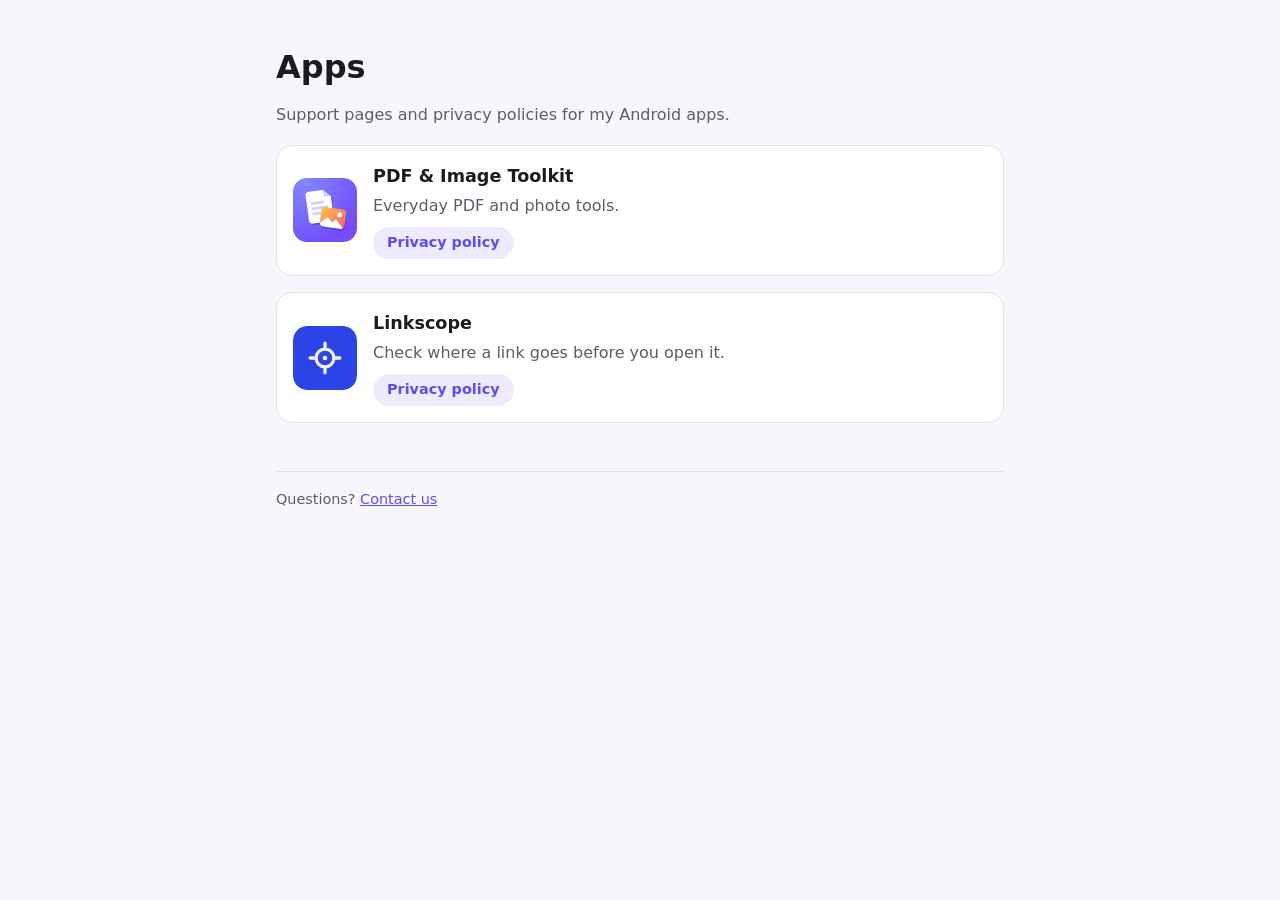
<file: index.html>
<!DOCTYPE html>
<html lang="en">
<head>
  <meta charset="utf-8">
  <meta name="viewport" content="width=device-width, initial-scale=1">
  <title>Apps by kagut57</title>
  <meta name="description" content="Support pages and privacy policies for Android apps by kagut57.">
  <link rel="stylesheet" href="style.css">
</head>
<body>
  <main>
    <h1>Apps</h1>
    <p class="muted">Support pages and privacy policies for my Android apps.</p>

    <div class="card">
      <img src="pdf-image-toolkit/icon.png" alt="">
      <div>
        <h2>PDF &amp; Image Toolkit</h2>
        <p class="muted">Everyday PDF and photo tools.</p>
        <div class="links">
          <a href="pdf-image-toolkit/privacy/">Privacy policy</a>
        </div>
      </div>
    </div>

    <div class="card">
      <img src="linkscope/icon.svg" alt="">
      <div>
        <h2>Linkscope</h2>
        <p class="muted">Check where a link goes before you open it.</p>
        <div class="links">
          <a href="linkscope/privacy/">Privacy policy</a>
        </div>
      </div>
    </div>

    <footer class="muted">Questions? <a href="https://github.com/kagut57/apps/issues">Contact us</a></footer>
  </main>
</body>
</html>
</file>
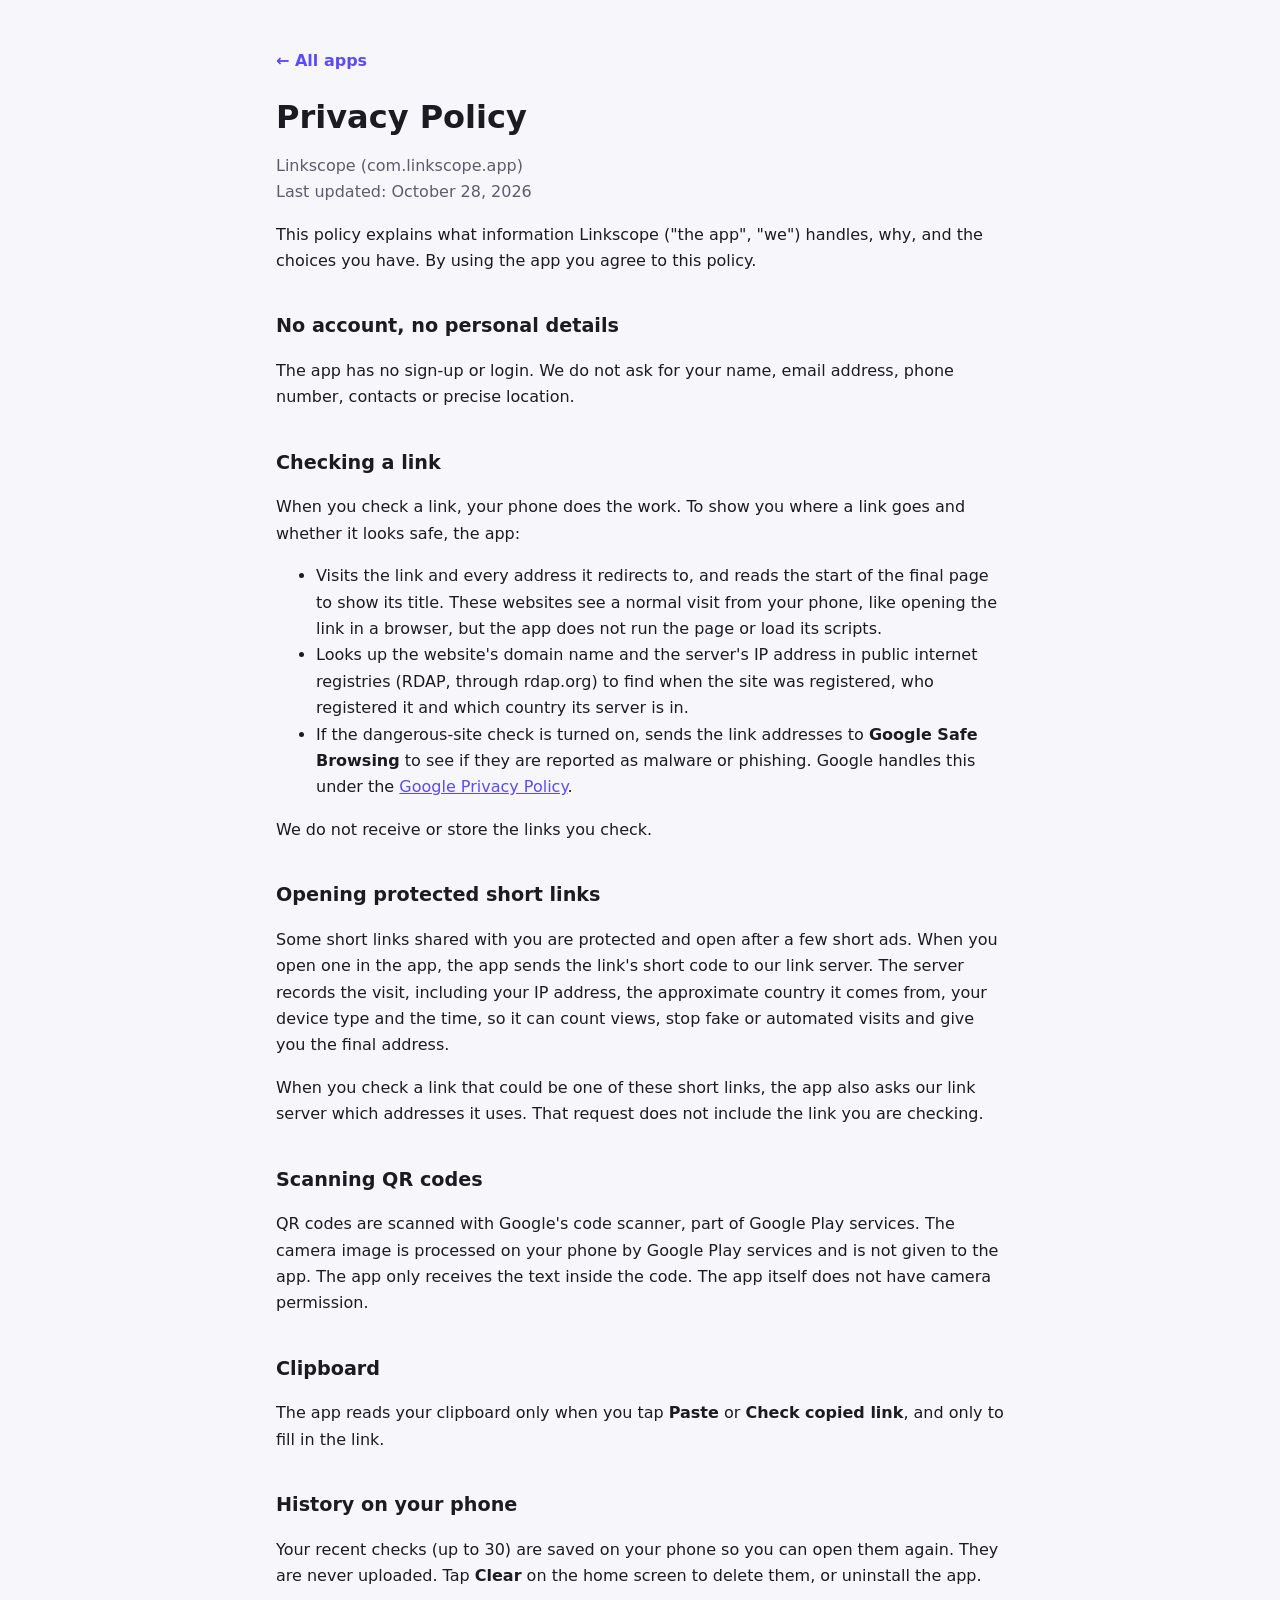
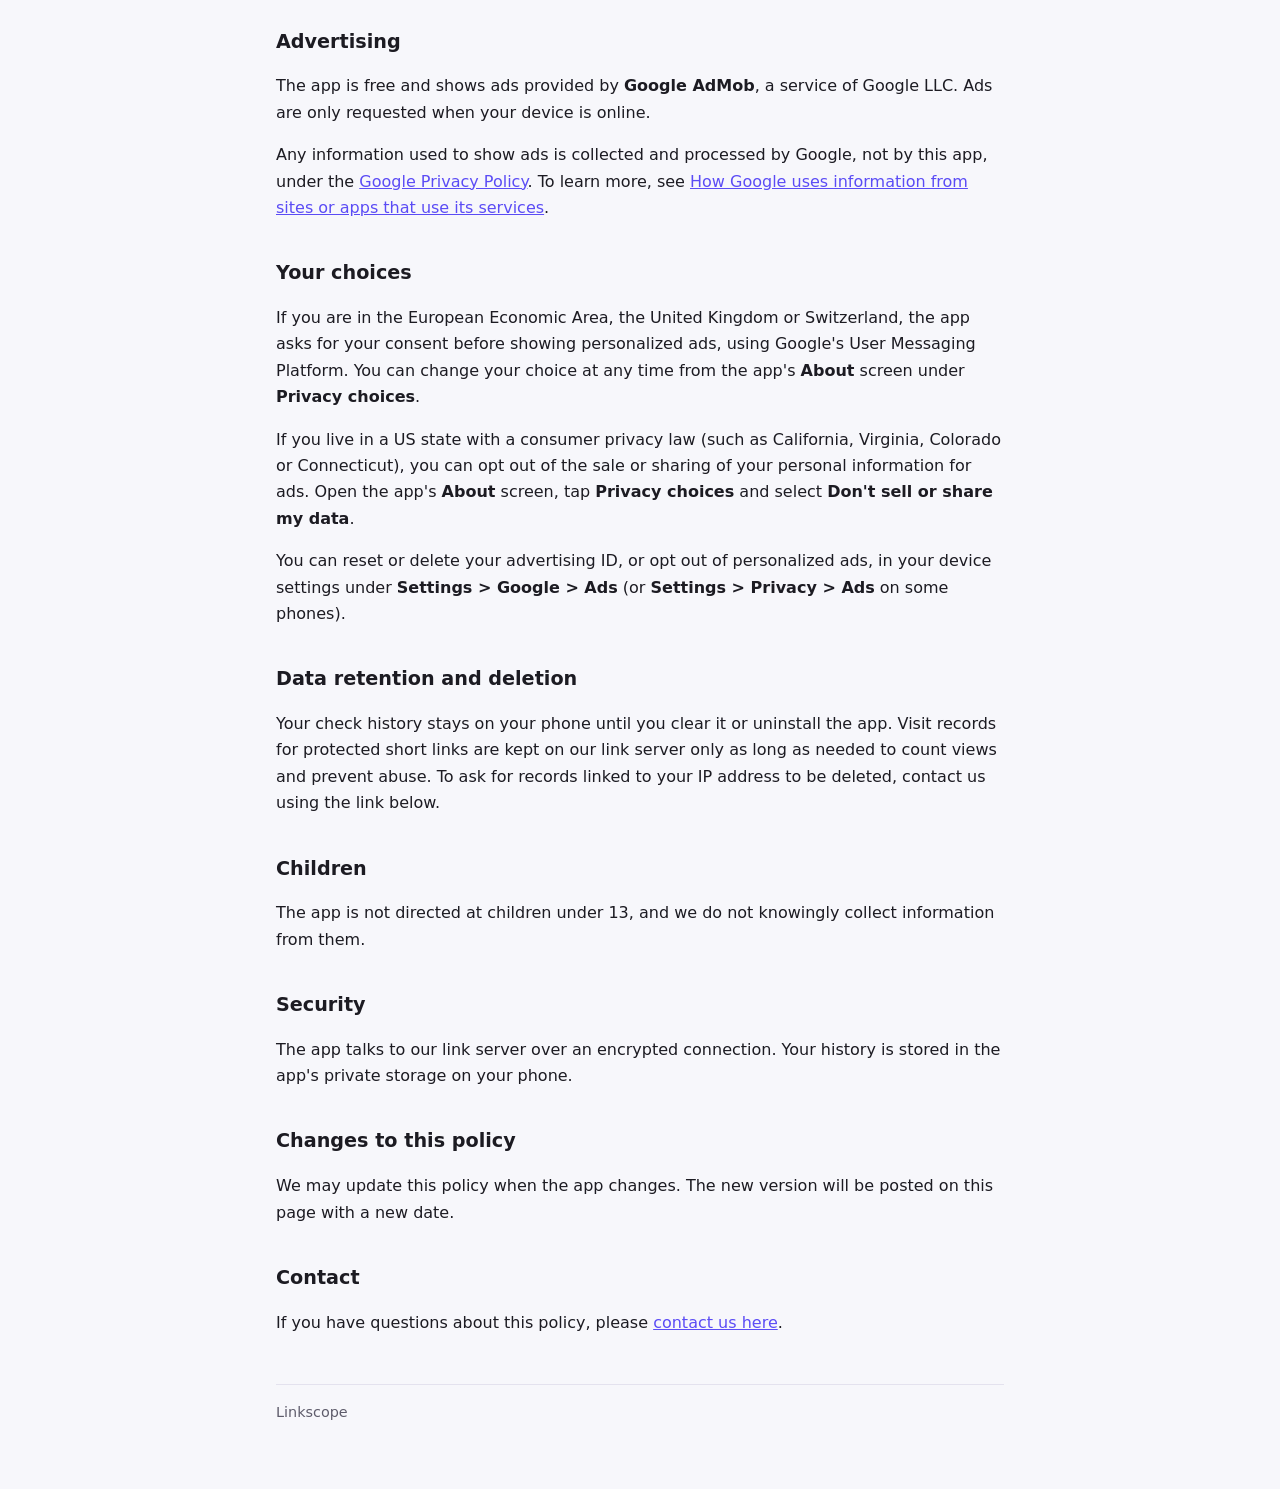
<file: linkscope/privacy/index.html>
<!DOCTYPE html>
<html lang="en">
<head>
  <meta charset="utf-8">
  <meta name="viewport" content="width=device-width, initial-scale=1">
  <title>Privacy Policy - Linkscope</title>
  <meta name="description" content="Privacy policy for the Linkscope Android app.">
  <link rel="stylesheet" href="../../style.css">
</head>
<body>
  <main>
    <a class="back" href="../../">&larr; All apps</a>
    <h1>Privacy Policy</h1>
    <p class="muted">Linkscope (com.linkscope.app)<br>Last updated: October 28, 2026</p>

    <p>This policy explains what information Linkscope ("the app", "we") handles, why, and the choices you have. By using the app you agree to this policy.</p>

    <h2>No account, no personal details</h2>
    <p>The app has no sign-up or login. We do not ask for your name, email address, phone number, contacts or precise location.</p>

    <h2>Checking a link</h2>
    <p>When you check a link, your phone does the work. To show you where a link goes and whether it looks safe, the app:</p>
    <ul>
      <li>Visits the link and every address it redirects to, and reads the start of the final page to show its title. These websites see a normal visit from your phone, like opening the link in a browser, but the app does not run the page or load its scripts.</li>
      <li>Looks up the website's domain name and the server's IP address in public internet registries (RDAP, through rdap.org) to find when the site was registered, who registered it and which country its server is in.</li>
      <li>If the dangerous-site check is turned on, sends the link addresses to <strong>Google Safe Browsing</strong> to see if they are reported as malware or phishing. Google handles this under the <a href="https://policies.google.com/privacy">Google Privacy Policy</a>.</li>
    </ul>
    <p>We do not receive or store the links you check.</p>

    <h2>Opening protected short links</h2>
    <p>Some short links shared with you are protected and open after a few short ads. When you open one in the app, the app sends the link's short code to our link server. The server records the visit, including your IP address, the approximate country it comes from, your device type and the time, so it can count views, stop fake or automated visits and give you the final address.</p>
    <p>When you check a link that could be one of these short links, the app also asks our link server which addresses it uses. That request does not include the link you are checking.</p>

    <h2>Scanning QR codes</h2>
    <p>QR codes are scanned with Google's code scanner, part of Google Play services. The camera image is processed on your phone by Google Play services and is not given to the app. The app only receives the text inside the code. The app itself does not have camera permission.</p>

    <h2>Clipboard</h2>
    <p>The app reads your clipboard only when you tap <strong>Paste</strong> or <strong>Check copied link</strong>, and only to fill in the link.</p>

    <h2>History on your phone</h2>
    <p>Your recent checks (up to 30) are saved on your phone so you can open them again. They are never uploaded. Tap <strong>Clear</strong> on the home screen to delete them, or uninstall the app.</p>

    <h2>Advertising</h2>
    <p>The app is free and shows ads provided by <strong>Google AdMob</strong>, a service of Google LLC. Ads are only requested when your device is online.</p>
    <p>Any information used to show ads is collected and processed by Google, not by this app, under the <a href="https://policies.google.com/privacy">Google Privacy Policy</a>. To learn more, see <a href="https://policies.google.com/technologies/partner-sites">How Google uses information from sites or apps that use its services</a>.</p>

    <h2>Your choices</h2>
    <p>If you are in the European Economic Area, the United Kingdom or Switzerland, the app asks for your consent before showing personalized ads, using Google's User Messaging Platform. You can change your choice at any time from the app's <strong>About</strong> screen under <strong>Privacy choices</strong>.</p>
    <p>If you live in a US state with a consumer privacy law (such as California, Virginia, Colorado or Connecticut), you can opt out of the sale or sharing of your personal information for ads. Open the app's <strong>About</strong> screen, tap <strong>Privacy choices</strong> and select <strong>Don't sell or share my data</strong>.</p>
    <p>You can reset or delete your advertising ID, or opt out of personalized ads, in your device settings under <strong>Settings &gt; Google &gt; Ads</strong> (or <strong>Settings &gt; Privacy &gt; Ads</strong> on some phones).</p>

    <h2>Data retention and deletion</h2>
    <p>Your check history stays on your phone until you clear it or uninstall the app. Visit records for protected short links are kept on our link server only as long as needed to count views and prevent abuse. To ask for records linked to your IP address to be deleted, contact us using the link below.</p>

    <h2>Children</h2>
    <p>The app is not directed at children under 13, and we do not knowingly collect information from them.</p>

    <h2>Security</h2>
    <p>The app talks to our link server over an encrypted connection. Your history is stored in the app's private storage on your phone.</p>

    <h2>Changes to this policy</h2>
    <p>We may update this policy when the app changes. The new version will be posted on this page with a new date.</p>

    <h2>Contact</h2>
    <p>If you have questions about this policy, please <a href="https://github.com/kagut57/apps/issues">contact us here</a>.</p>

    <footer class="muted">Linkscope</footer>
  </main>
</body>
</html>
</file>
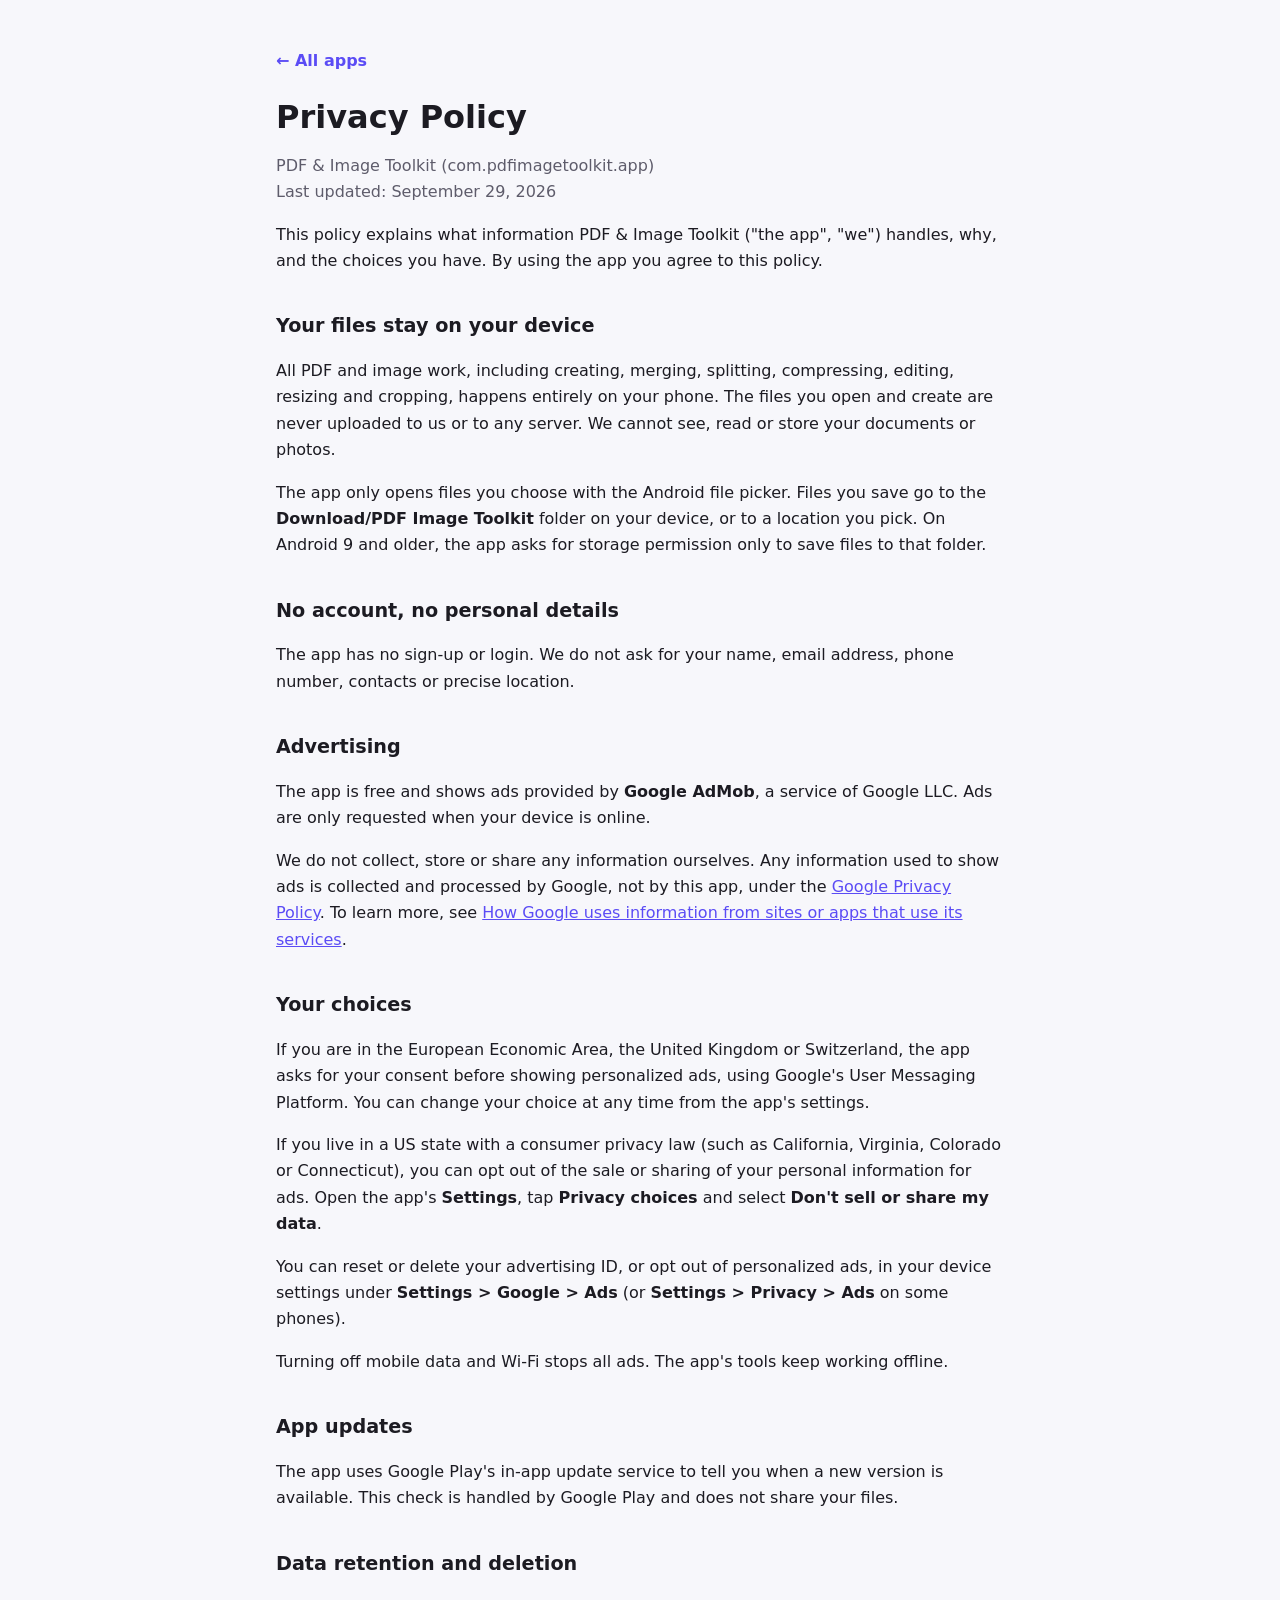
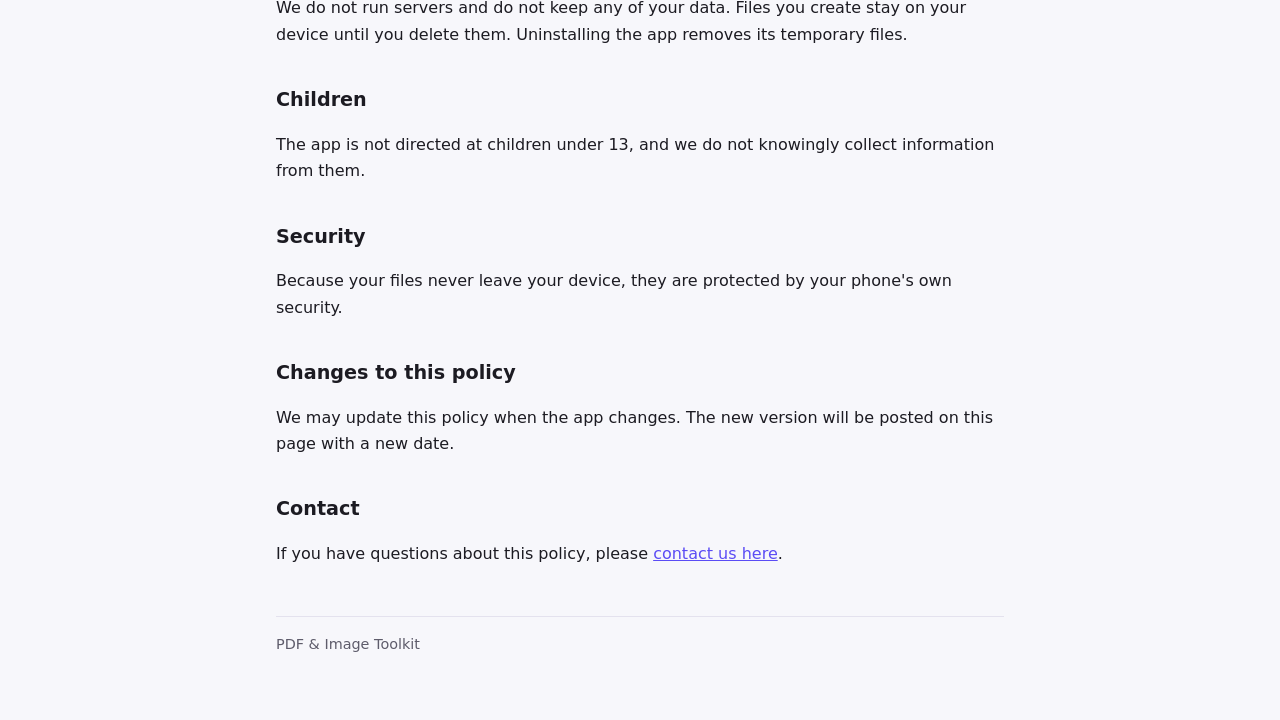
<file: pdf-image-toolkit/privacy/index.html>
<!DOCTYPE html>
<html lang="en">
<head>
  <meta charset="utf-8">
  <meta name="viewport" content="width=device-width, initial-scale=1">
  <title>Privacy Policy - PDF &amp; Image Toolkit</title>
  <meta name="description" content="Privacy policy for the PDF & Image Toolkit Android app.">
  <link rel="stylesheet" href="../../style.css">
</head>
<body>
  <main>
    <a class="back" href="../../">&larr; All apps</a>
    <h1>Privacy Policy</h1>
    <p class="muted">PDF &amp; Image Toolkit (com.pdfimagetoolkit.app)<br>Last updated: September 29, 2026</p>

    <p>This policy explains what information PDF &amp; Image Toolkit ("the app", "we") handles, why, and the choices you have. By using the app you agree to this policy.</p>

    <h2>Your files stay on your device</h2>
    <p>All PDF and image work, including creating, merging, splitting, compressing, editing, resizing and cropping, happens entirely on your phone. The files you open and create are never uploaded to us or to any server. We cannot see, read or store your documents or photos.</p>
    <p>The app only opens files you choose with the Android file picker. Files you save go to the <strong>Download/PDF Image Toolkit</strong> folder on your device, or to a location you pick. On Android 9 and older, the app asks for storage permission only to save files to that folder.</p>

    <h2>No account, no personal details</h2>
    <p>The app has no sign-up or login. We do not ask for your name, email address, phone number, contacts or precise location.</p>

    <h2>Advertising</h2>
    <p>The app is free and shows ads provided by <strong>Google AdMob</strong>, a service of Google LLC. Ads are only requested when your device is online.</p>
    <p>We do not collect, store or share any information ourselves. Any information used to show ads is collected and processed by Google, not by this app, under the <a href="https://policies.google.com/privacy">Google Privacy Policy</a>. To learn more, see <a href="https://policies.google.com/technologies/partner-sites">How Google uses information from sites or apps that use its services</a>.</p>

    <h2>Your choices</h2>
    <p>If you are in the European Economic Area, the United Kingdom or Switzerland, the app asks for your consent before showing personalized ads, using Google's User Messaging Platform. You can change your choice at any time from the app's settings.</p>
    <p>If you live in a US state with a consumer privacy law (such as California, Virginia, Colorado or Connecticut), you can opt out of the sale or sharing of your personal information for ads. Open the app's <strong>Settings</strong>, tap <strong>Privacy choices</strong> and select <strong>Don't sell or share my data</strong>.</p>
    <p>You can reset or delete your advertising ID, or opt out of personalized ads, in your device settings under <strong>Settings &gt; Google &gt; Ads</strong> (or <strong>Settings &gt; Privacy &gt; Ads</strong> on some phones).</p>
    <p>Turning off mobile data and Wi-Fi stops all ads. The app's tools keep working offline.</p>

    <h2>App updates</h2>
    <p>The app uses Google Play's in-app update service to tell you when a new version is available. This check is handled by Google Play and does not share your files.</p>

    <h2>Data retention and deletion</h2>
    <p>We do not run servers and do not keep any of your data. Files you create stay on your device until you delete them. Uninstalling the app removes its temporary files.</p>

    <h2>Children</h2>
    <p>The app is not directed at children under 13, and we do not knowingly collect information from them.</p>

    <h2>Security</h2>
    <p>Because your files never leave your device, they are protected by your phone's own security.</p>

    <h2>Changes to this policy</h2>
    <p>We may update this policy when the app changes. The new version will be posted on this page with a new date.</p>

    <h2>Contact</h2>
    <p>If you have questions about this policy, please <a href="https://github.com/kagut57/apps/issues">contact us here</a>.</p>

    <footer class="muted">PDF &amp; Image Toolkit</footer>
  </main>
</body>
</html>
</file>
<file: style.css>
:root {
  --bg: #f7f7fb;
  --card: #ffffff;
  --text: #1c1b22;
  --muted: #5e5c6b;
  --line: #e4e2ee;
  --accent: #5b4cf5;
  --accent-soft: #eeebff;
}

@media (prefers-color-scheme: dark) {
  :root {
    --bg: #121118;
    --card: #1b1a23;
    --text: #ecebf3;
    --muted: #a7a5b6;
    --line: #2d2b38;
    --accent: #a99eff;
    --accent-soft: #2a2645;
  }
}

* { box-sizing: border-box; }

body {
  margin: 0;
  background: var(--bg);
  color: var(--text);
  font: 16px/1.65 system-ui, -apple-system, "Segoe UI", Roboto, sans-serif;
}

main {
  max-width: 760px;
  margin: 0 auto;
  padding: 48px 16px 64px;
}

a { color: var(--accent); }

h1 { font-size: 2rem; line-height: 1.2; margin: 0 0 8px; }
h2 { font-size: 1.2rem; margin: 36px 0 8px; }

.muted { color: var(--muted); }

.back {
  display: inline-block;
  margin-bottom: 24px;
  text-decoration: none;
  font-weight: 600;
}

.card {
  display: flex;
  gap: 16px;
  align-items: center;
  background: var(--card);
  border: 1px solid var(--line);
  border-radius: 16px;
  padding: 16px;
  margin-top: 16px;
}

.card img {
  width: 64px;
  height: 64px;
  border-radius: 14px;
  flex-shrink: 0;
}

.card h2 { margin: 0; font-size: 1.1rem; }
.card p { margin: 2px 0 8px; }

.links { display: flex; flex-wrap: wrap; gap: 8px; }

.links a {
  background: var(--accent-soft);
  border-radius: 999px;
  padding: 4px 14px;
  font-size: 0.9rem;
  font-weight: 600;
  text-decoration: none;
}

table {
  width: 100%;
  border-collapse: collapse;
  background: var(--card);
  border: 1px solid var(--line);
  border-radius: 12px;
  overflow: hidden;
  font-size: 0.95rem;
}

th, td {
  text-align: left;
  vertical-align: top;
  padding: 10px 12px;
  border-bottom: 1px solid var(--line);
}

tr:last-child td { border-bottom: none; }
th { background: var(--accent-soft); }

.table-wrap { overflow-x: auto; }

footer {
  margin-top: 48px;
  padding-top: 16px;
  border-top: 1px solid var(--line);
  font-size: 0.9rem;
}
</file>
